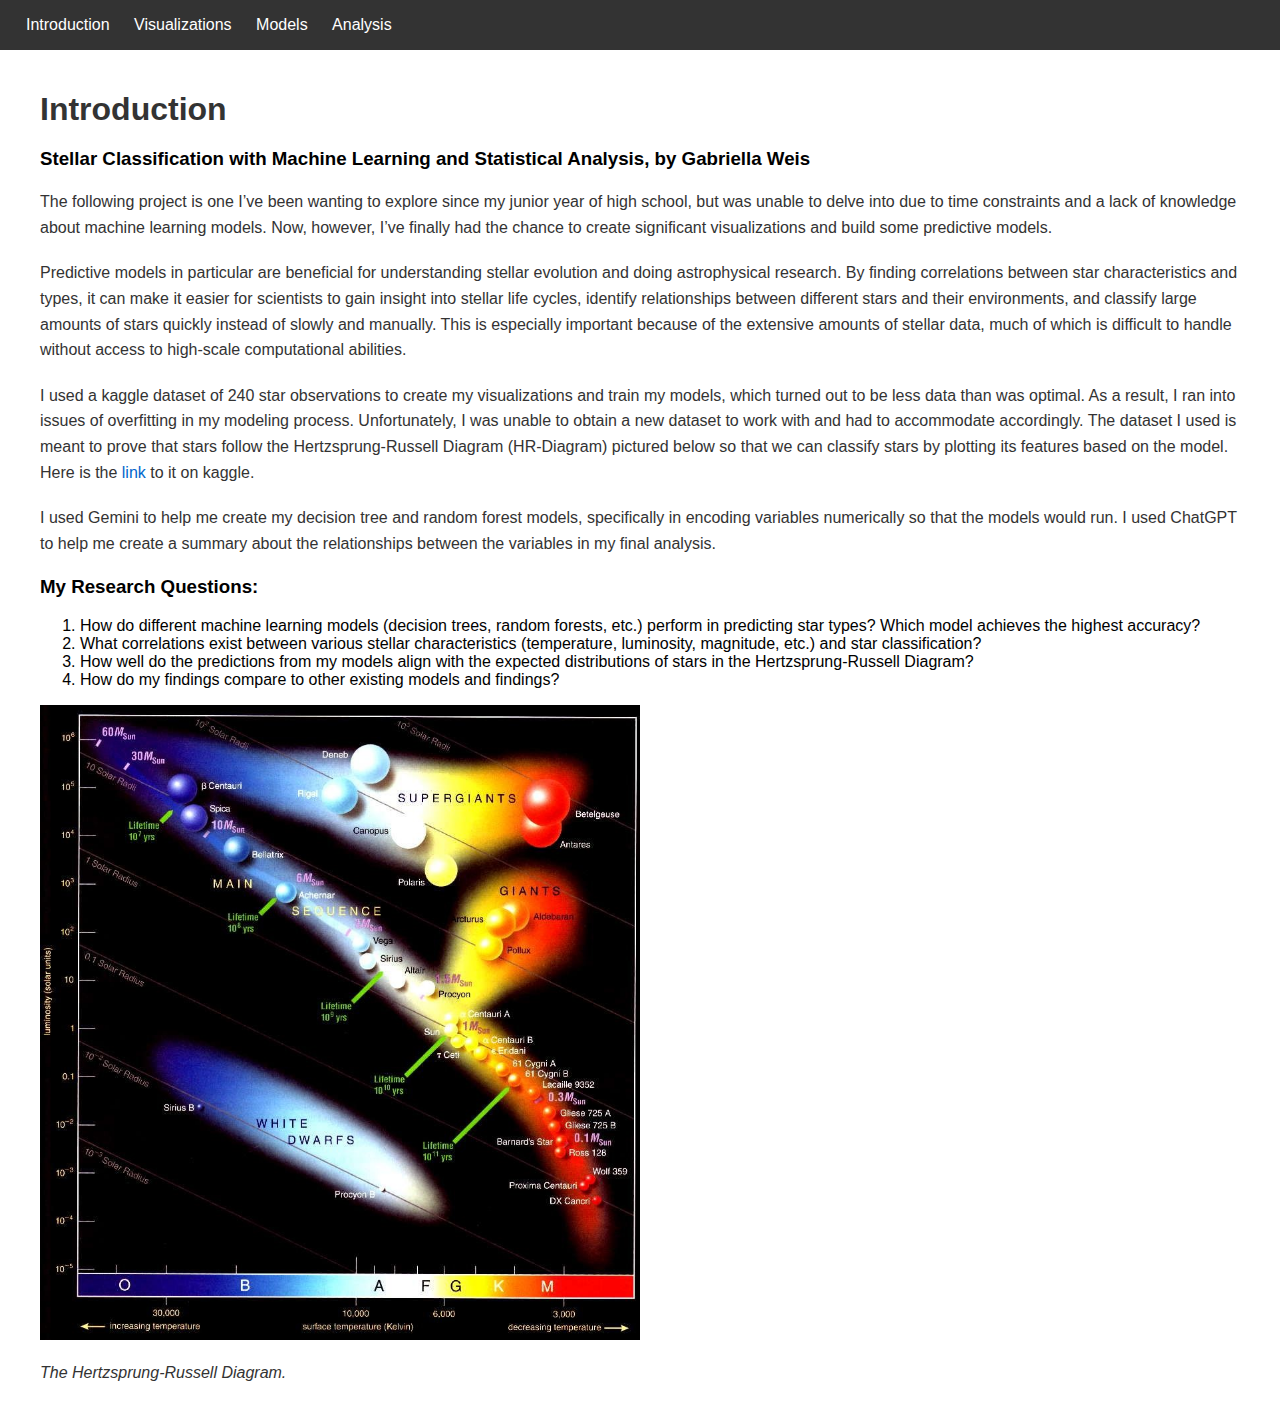
<file: index.html>
<!DOCTYPE html>
<html lang="en">
<head>
  <meta charset="UTF-8">
  <meta name="viewport" content="width=device-width, initial-scale=1.0">
  <title>Introduction</title>
  <link rel="stylesheet" href="styles.css">
</head>
<body>
  <header>
    <nav>
      <ul>
        <li><a href="index.html">Introduction</a></li>
        <li><a href="visualizations.html">Visualizations</a></li>
        <li><a href="models.html">Models</a></li>
        <li><a href="analysis.html">Analysis</a></li>
      </ul>
    </nav>
  </header>

  <main>
    <h1>Introduction</h1>
    <h3>Stellar Classification with Machine Learning and Statistical Analysis, by Gabriella Weis</h3>
    <p>The following project is one I’ve been wanting to explore since my junior year of high school, but was unable to delve into due to time constraints and a lack of knowledge
      about machine learning models. Now, however, I’ve finally had the chance to create significant visualizations and build some predictive models.</p>
    <p>Predictive models in particular are beneficial for understanding stellar evolution and doing astrophysical research. By finding correlations between star characteristics
      and types, it can make it easier for scientists to gain insight into stellar life cycles, identify relationships between different stars and their environments, and classify
      large amounts of stars quickly instead of slowly and manually. This is especially important because of the extensive amounts of stellar data, much of which is difficult to
      handle without access to high-scale computational abilities.</p>
    <p>I used a kaggle dataset of 240 star observations to create my visualizations and train my models, which turned out to be less data than was optimal. As a result, I ran into
      issues of overfitting in my modeling process. Unfortunately, I was unable to obtain a new dataset to work with and had to accommodate accordingly. The dataset I used is meant
      to prove that stars follow the Hertzsprung-Russell Diagram (HR-Diagram) pictured below so that we can classify stars by plotting its features based on the model. Here is the 
      <a href="https://www.kaggle.com/datasets/deepu1109/star-dataset/data">link</a> to it on kaggle.</p>
    <p>I used Gemini to help me create my decision tree and random forest models, specifically in encoding variables numerically so that the models would run. I used ChatGPT to help
      me create a summary about the relationships between the variables in my final analysis.</p>
    <h3>My Research Questions:</h3>
    <ol>
      <li>How do different machine learning models (decision trees, random forests, etc.) perform in predicting star types? Which model achieves the highest accuracy?</li>
      <li>What correlations exist between various stellar characteristics (temperature, luminosity, magnitude, etc.) and star classification?</li>
      <li>How well do the predictions from my models align with the expected distributions of stars in the Hertzsprung-Russell Diagram?</li>
      <li>How do my findings compare to other existing models and findings?</li>
    </ol>
    <img src="img/hrd.png" width="600"/>
    <p><em>The Hertzsprung-Russell Diagram.</em></p>
  </main>
</body>
</html>
</file>
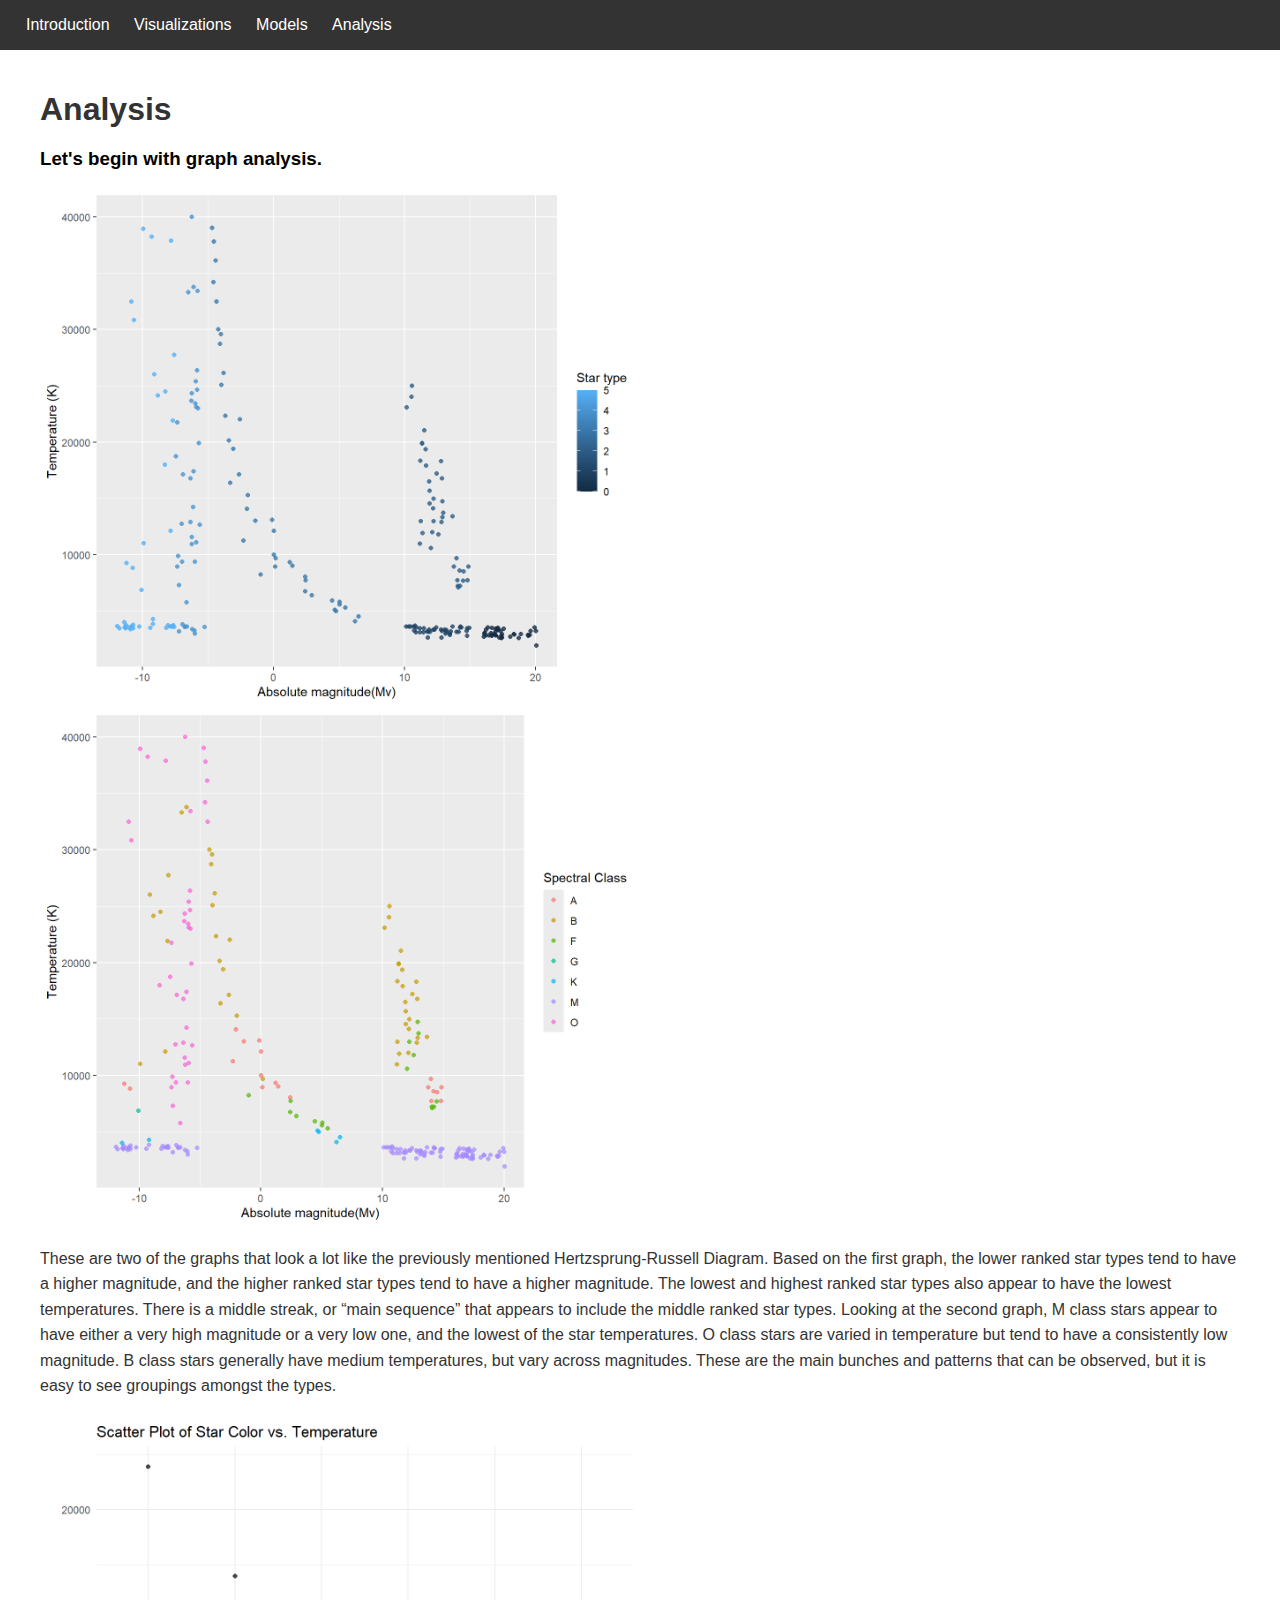
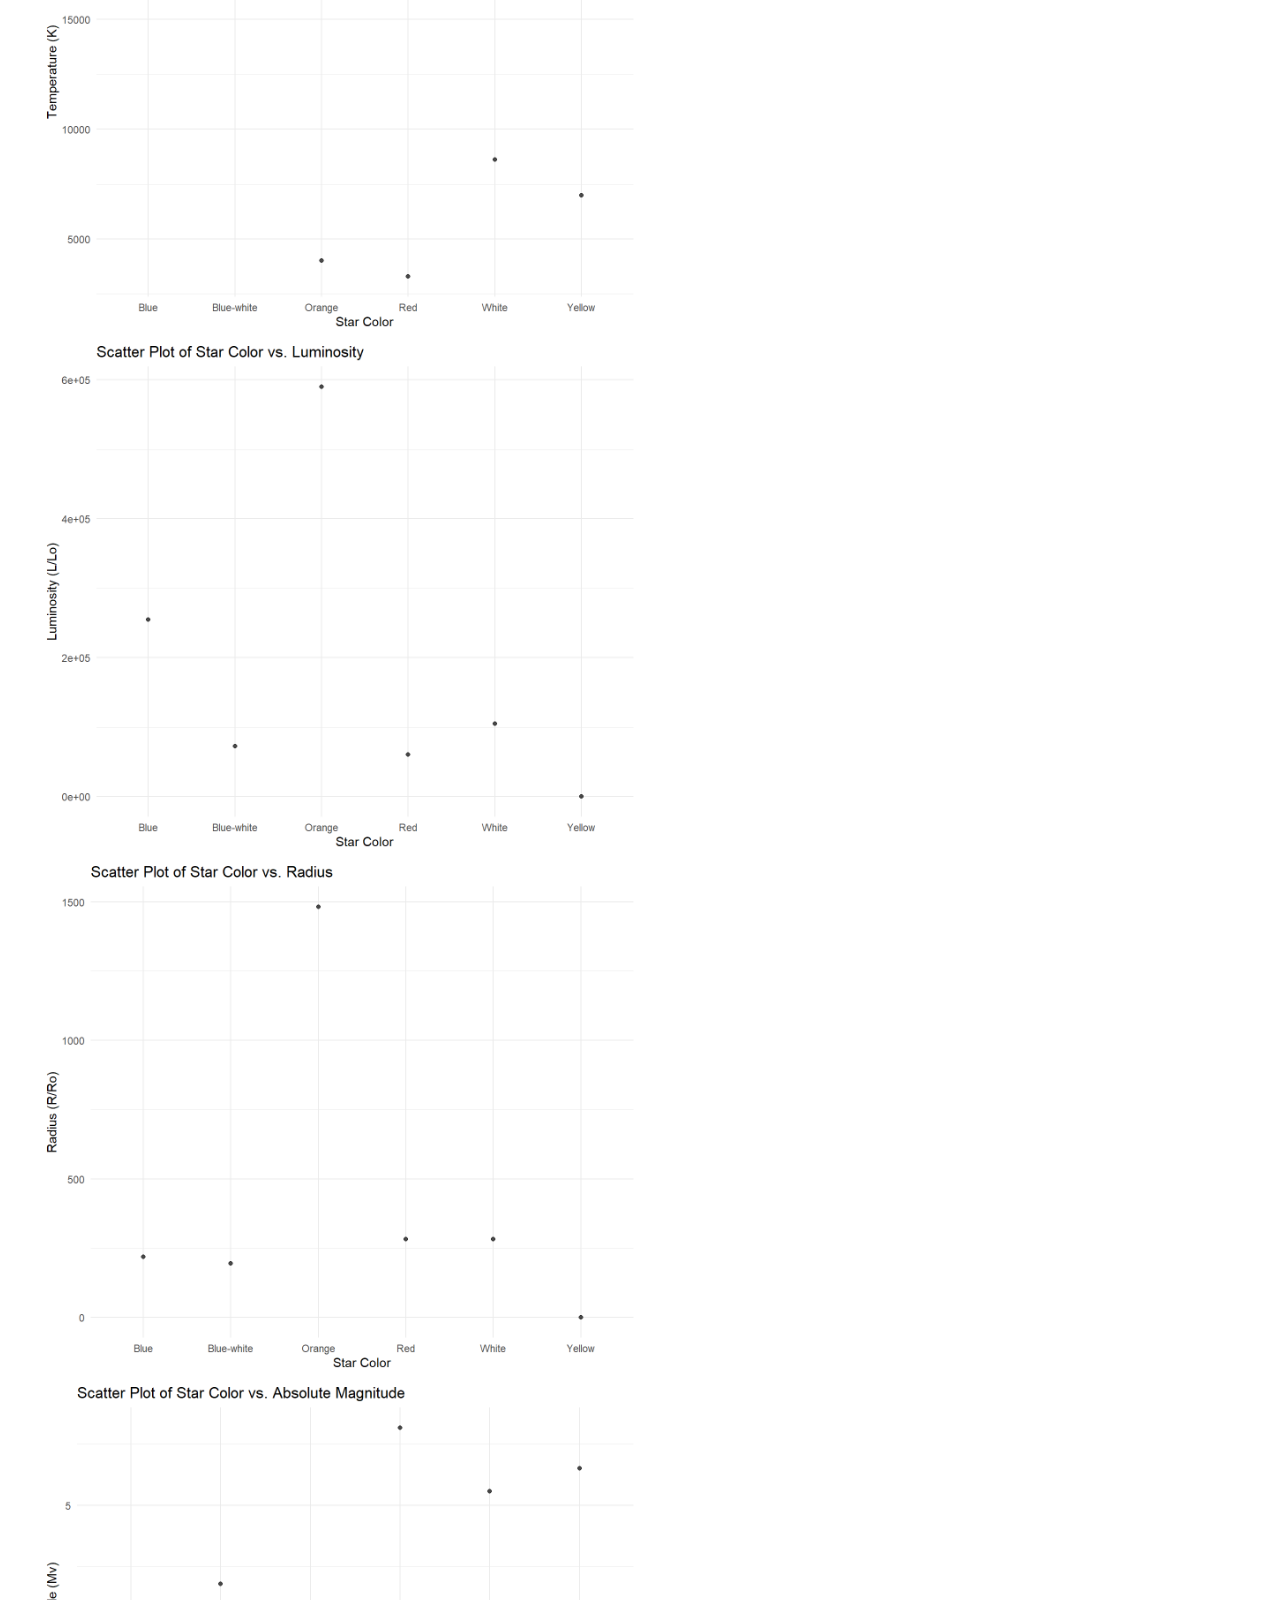
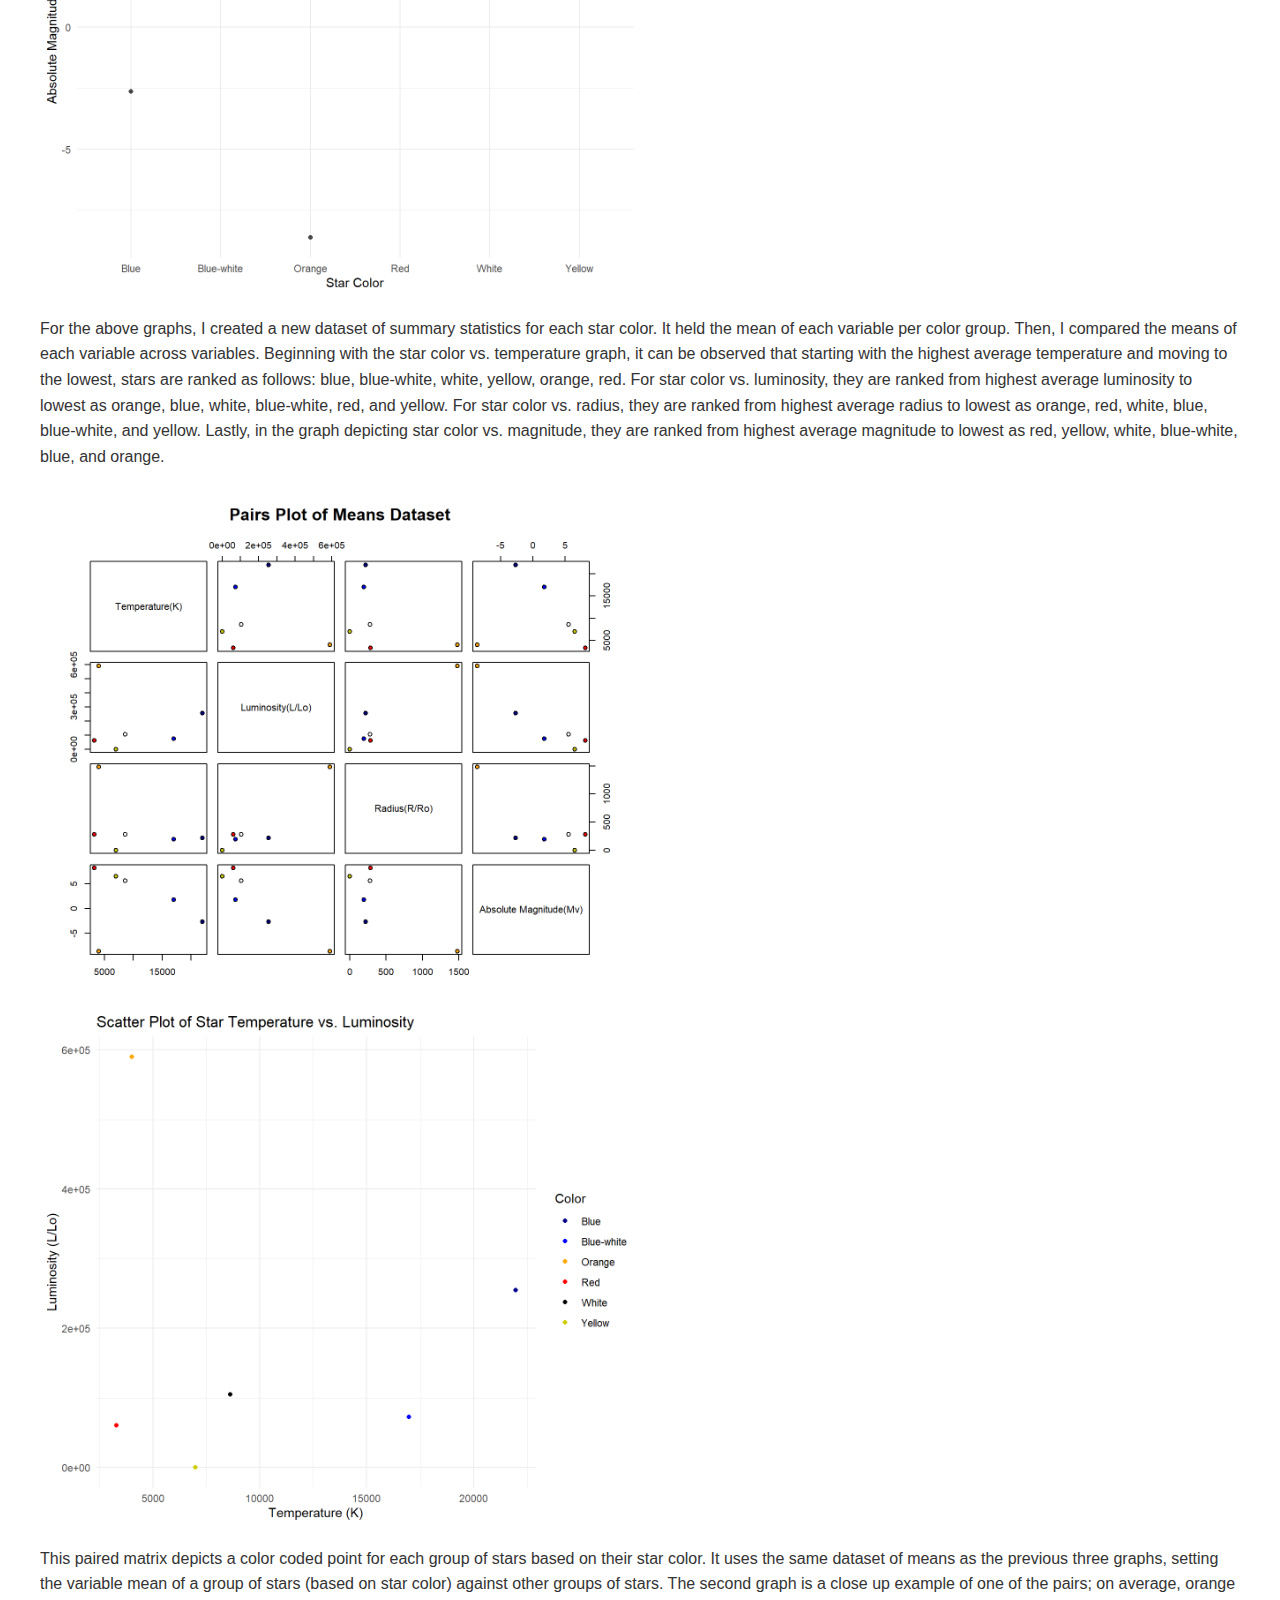
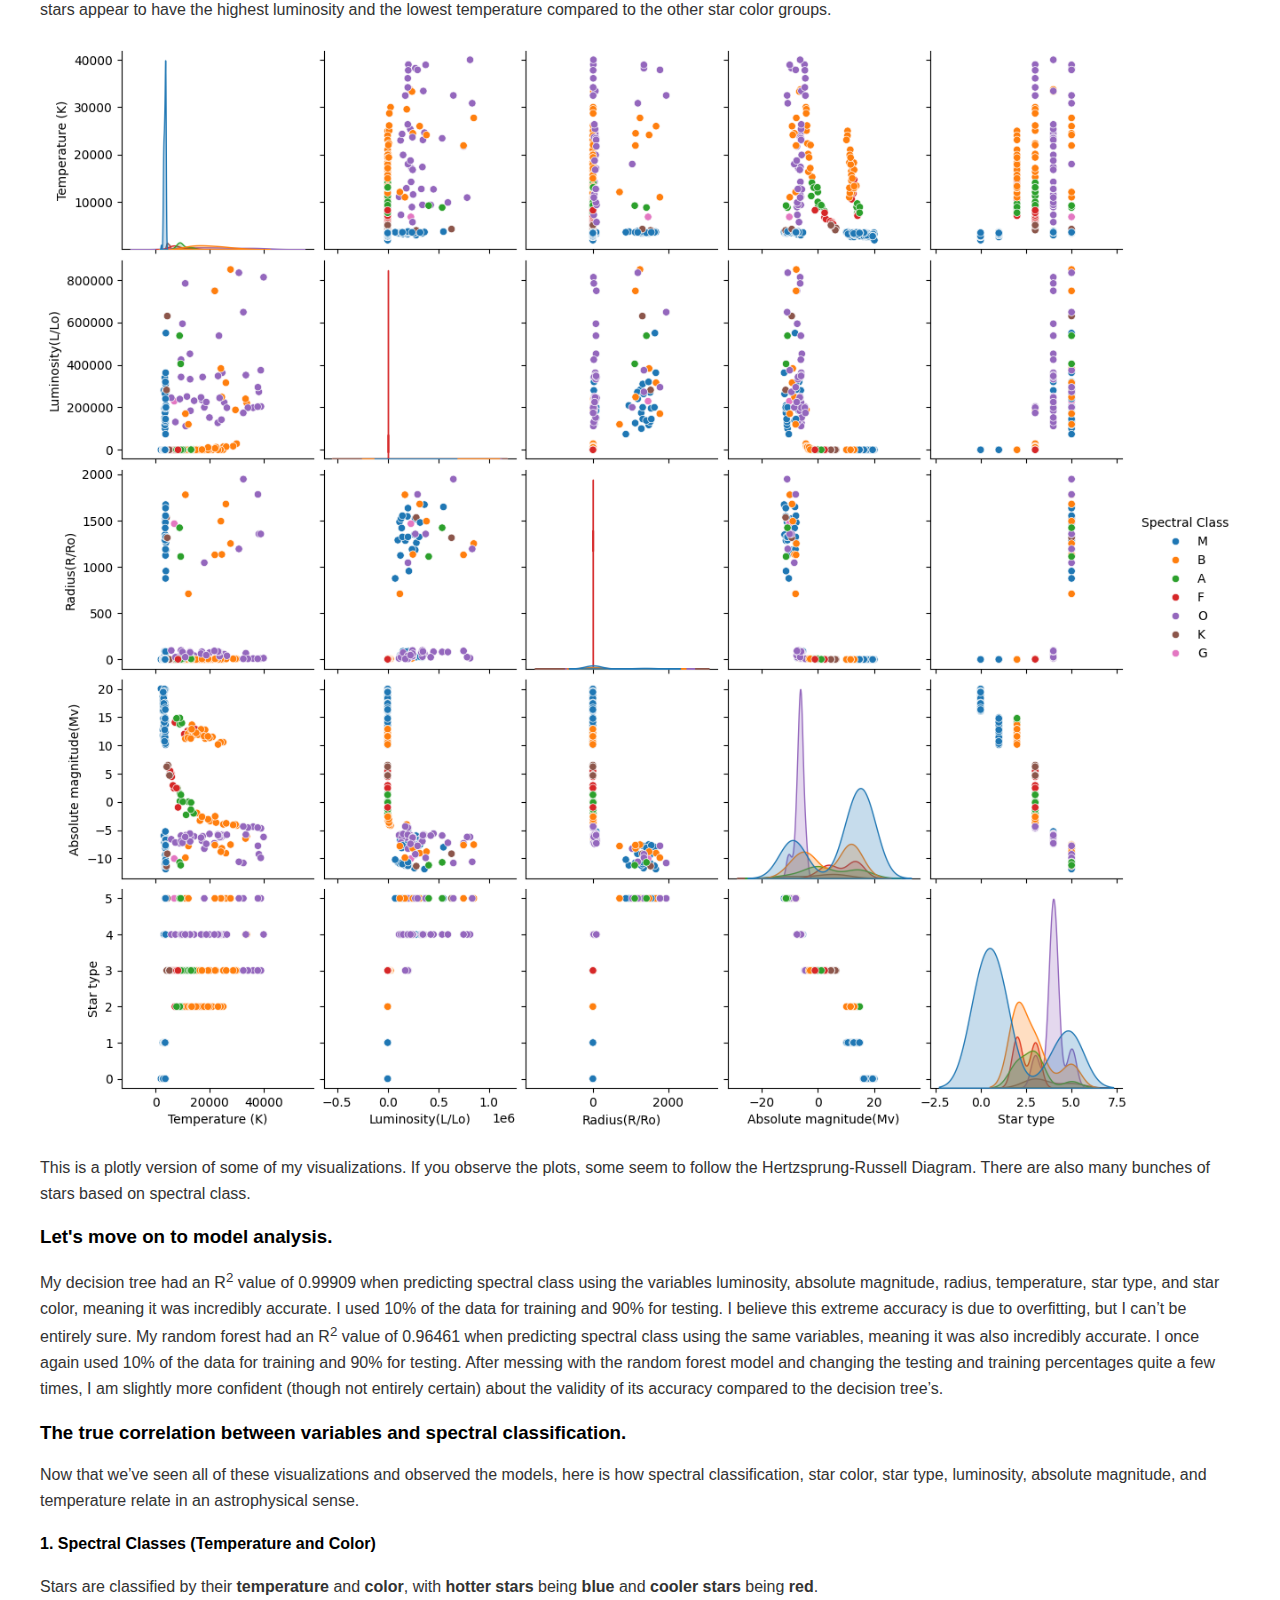
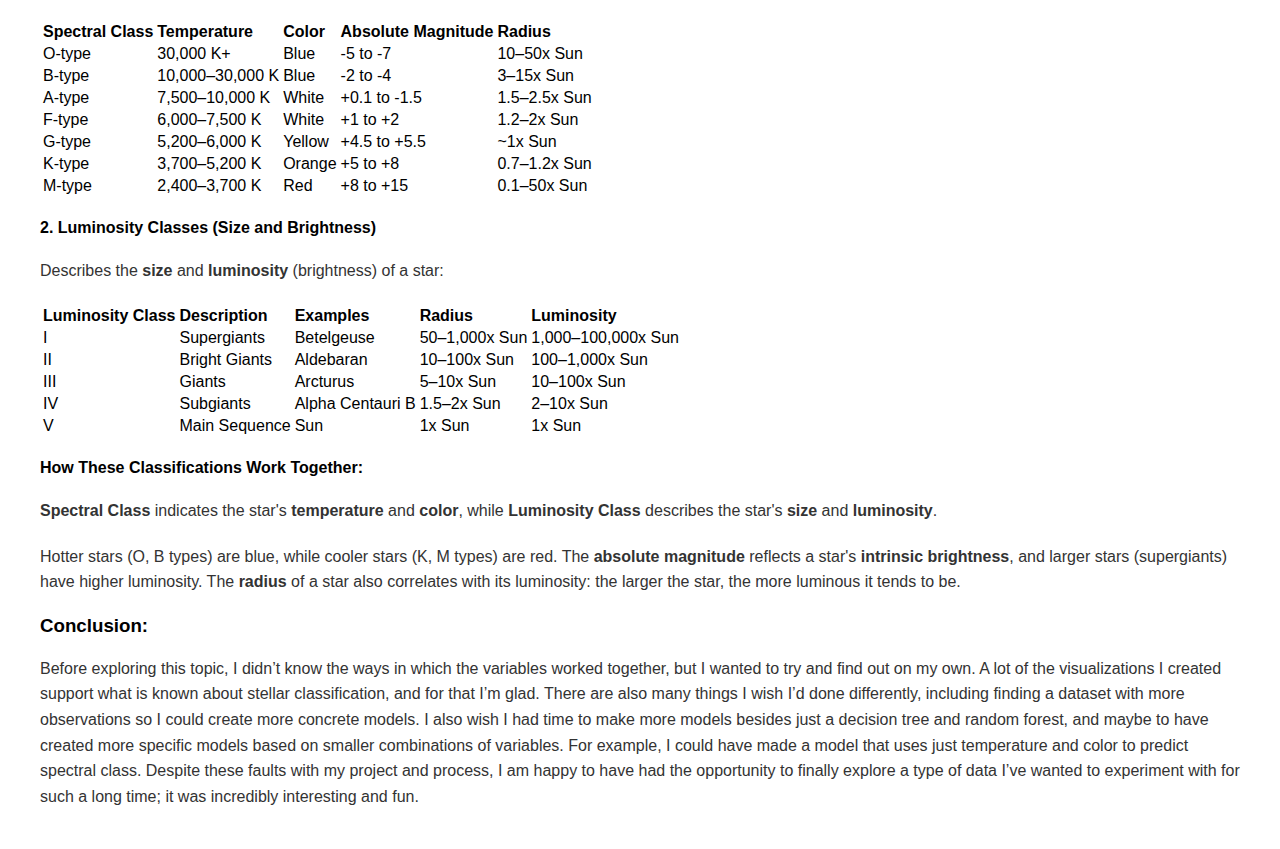
<file: analysis.html>
<!DOCTYPE html>
<html lang="en">
<head>
  <meta charset="UTF-8">
  <meta name="viewport" content="width=device-width, initial-scale=1.0">
  <title>Analysis</title>
  <link rel="stylesheet" href="styles.css">
</head>
<body>
  <header>
    <nav>
      <ul>
        <li><a href="index.html">Introduction</a></li>
        <li><a href="visualizations.html">Visualizations</a></li>
        <li><a href="models.html">Models</a></li>
        <li><a href="analysis.html">Analysis</a></li>
      </ul>
    </nav>
  </header>

  <main>
    <h1>Analysis</h1>
    <h3>Let's begin with graph analysis.</h3>
    <img src="img/one.png" width="600"/>
    <img src="img/three.png" width="600"/>
    <p>These are two of the graphs that look a lot like the previously mentioned Hertzsprung-Russell Diagram. Based on the first graph, the lower ranked star types tend to have a higher magnitude, and the higher ranked star types tend to have a higher magnitude. The lowest and highest ranked star types also appear to have the lowest temperatures. There is a middle streak, or “main sequence” that appears to include the middle ranked star types. Looking at the second graph, M class stars appear to have either a very high magnitude or a very low one, and the lowest of the star temperatures. O class stars are varied in temperature but tend to have a consistently low magnitude. B class stars generally have medium temperatures, but vary across magnitudes. These are the main bunches and patterns that can be observed, but it is easy to see groupings amongst the types.</p>
    <img src="img/six.png" width="600"/>
    <img src="img/seven.png" width="600"/>
    <img src="img/eight.png" width="600"/>
    <img src="img/nine.png" width="600"/>
    <p>For the above graphs, I created a new dataset of summary statistics for each star color. It held the mean of each variable per color group. Then, I compared the means of each variable across variables. Beginning with the star color vs. temperature graph, it can be observed that starting with the highest average temperature and moving to the lowest, stars are ranked as follows: blue, blue-white, white, yellow, orange, red. For star color vs. luminosity, they are ranked from highest average luminosity to lowest as orange, blue, white, blue-white, red, and yellow. For star color vs. radius, they are ranked from highest average radius to lowest as orange, red, white, blue, blue-white, and yellow. Lastly, in the graph depicting star color vs. magnitude, they are ranked from highest average magnitude to lowest as red, yellow, white, blue-white, blue, and orange.</p>
    <img src="img/ten.png" width="600"/>
    <img src="img/eleven.png" width="600"/>
    <p>This paired matrix depicts a color coded point for each group of stars based on their star color. It uses the same dataset of means as the previous three graphs, setting the variable mean of a group of stars (based on star color) against other groups of stars. The second graph is a close up example of one of the pairs; on average, orange stars appear to have the highest luminosity and the lowest temperature compared to the other star color groups.</p>
    <img src="img/download.png" width="100%"/>
    <p>This is a plotly version of some of my visualizations. If you observe the plots, some seem to follow the Hertzsprung-Russell Diagram. There are also many bunches of stars based on spectral class.</p>
    <h3>Let's move on to model analysis.</h3>
    <p>My decision tree had an R<sup>2</sup> value of 0.99909 when predicting spectral class using the variables luminosity, absolute magnitude, radius, temperature, star type, and star color, meaning it was incredibly accurate. I used 10% of the data for training and 90% for testing. I believe this extreme accuracy is due to overfitting, but I can’t be entirely sure. My random forest had an R<sup>2</sup> value of 0.96461 when predicting spectral class using the same variables, meaning it was also incredibly accurate. I once again used 10% of the data for training and 90% for testing. After messing with the random forest model and changing the testing and training percentages quite a few times, I am slightly more confident (though not entirely certain) about the validity of its accuracy compared to the decision tree’s.</p>
    
    <!-- Star Classification Summary Section Added Below -->
    <h3>The true correlation between variables and spectral classification.</h3>

    <p>Now that we’ve seen all of these visualizations and observed the models, here is how spectral classification, star color, star type, luminosity, absolute magnitude, and temperature relate in an astrophysical sense.</p>
    
    <h4>1. Spectral Classes (Temperature and Color)</h4>
    <p>Stars are classified by their <strong>temperature</strong> and <strong>color</strong>, with <strong>hotter stars</strong> being <strong>blue</strong> and <strong>cooler stars</strong> being <strong>red</strong>.</p>

    <table>
      <thead>
        <tr>
          <th>Spectral Class</th>
          <th>Temperature</th>
          <th>Color</th>
          <th>Absolute Magnitude</th>
          <th>Radius</th>
        </tr>
      </thead>
      <tbody>
        <tr>
          <td>O-type</td>
          <td>30,000 K+</td>
          <td>Blue</td>
          <td>-5 to -7</td>
          <td>10–50x Sun</td>
        </tr>
        <tr>
          <td>B-type</td>
          <td>10,000–30,000 K</td>
          <td>Blue</td>
          <td>-2 to -4</td>
          <td>3–15x Sun</td>
        </tr>
        <tr>
          <td>A-type</td>
          <td>7,500–10,000 K</td>
          <td>White</td>
          <td>+0.1 to -1.5</td>
          <td>1.5–2.5x Sun</td>
        </tr>
        <tr>
          <td>F-type</td>
          <td>6,000–7,500 K</td>
          <td>White</td>
          <td>+1 to +2</td>
          <td>1.2–2x Sun</td>
        </tr>
        <tr>
          <td>G-type</td>
          <td>5,200–6,000 K</td>
          <td>Yellow</td>
          <td>+4.5 to +5.5</td>
          <td>~1x Sun</td>
        </tr>
        <tr>
          <td>K-type</td>
          <td>3,700–5,200 K</td>
          <td>Orange</td>
          <td>+5 to +8</td>
          <td>0.7–1.2x Sun</td>
        </tr>
        <tr>
          <td>M-type</td>
          <td>2,400–3,700 K</td>
          <td>Red</td>
          <td>+8 to +15</td>
          <td>0.1–50x Sun</td>
        </tr>
      </tbody>
    </table>

    <h4>2. Luminosity Classes (Size and Brightness)</h4>
    <p>Describes the <strong>size</strong> and <strong>luminosity</strong> (brightness) of a star:</p>

    <table>
      <thead>
        <tr>
          <th>Luminosity Class</th>
          <th>Description</th>
          <th>Examples</th>
          <th>Radius</th>
          <th>Luminosity</th>
        </tr>
      </thead>
      <tbody>
        <tr>
          <td>I</td>
          <td>Supergiants</td>
          <td>Betelgeuse</td>
          <td>50–1,000x Sun</td>
          <td>1,000–100,000x Sun</td>
        </tr>
        <tr>
          <td>II</td>
          <td>Bright Giants</td>
          <td>Aldebaran</td>
          <td>10–100x Sun</td>
          <td>100–1,000x Sun</td>
        </tr>
        <tr>
          <td>III</td>
          <td>Giants</td>
          <td>Arcturus</td>
          <td>5–10x Sun</td>
          <td>10–100x Sun</td>
        </tr>
        <tr>
          <td>IV</td>
          <td>Subgiants</td>
          <td>Alpha Centauri B</td>
          <td>1.5–2x Sun</td>
          <td>2–10x Sun</td>
        </tr>
        <tr>
          <td>V</td>
          <td>Main Sequence</td>
          <td>Sun</td>
          <td>1x Sun</td>
          <td>1x Sun</td>
        </tr>
      </tbody>
    </table>

    <h4>How These Classifications Work Together:</h4>
    <p><strong>Spectral Class</strong> indicates the star's <strong>temperature</strong> and <strong>color</strong>, while <strong>Luminosity Class</strong> describes the star's <strong>size</strong> and <strong>luminosity</strong>.</p>
    <p>Hotter stars (O, B types) are blue, while cooler stars (K, M types) are red. The <strong>absolute magnitude</strong> reflects a star's <strong>intrinsic brightness</strong>, and larger stars (supergiants) have higher luminosity. The <strong>radius</strong> of a star also correlates with its luminosity: the larger the star, the more luminous it tends to be.</p>
   
    <h3>Conclusion:</h3>
    <p>Before exploring this topic, I didn’t know the ways in which the variables worked together, but I wanted to try and find out on my own. A lot of the visualizations I created support what is known about stellar classification, and for that I’m glad. There are also many things I wish I’d done differently, including finding a dataset with more observations so I could create more concrete models. I also wish I had time to make more models besides just a decision tree and random forest, and maybe to have created more specific models based on smaller combinations of variables. For example, I could have made a model that uses just temperature and color to predict spectral class. Despite these faults with my project and process, I am happy to have had the opportunity to finally explore a type of data I’ve wanted to experiment with for such a long time; it was incredibly interesting and fun.</p>
  </main>
</body>
</html>
</file>
<file: styles.css>
/* Universal selector to ensure padding and borders are inside the element's width */
*,
*::before,
*::after {
  box-sizing: border-box;
}

/* Body styles */
body {
  font-family: Arial, sans-serif;
  margin: 0;
  padding: 0;
  text-align: left; /* Ensure no global text centering */
}

/* Header styling */
header {
  background-color: #333;
  padding: 1em;
  font-size: 16px;
  font-family: Arial, sans-serif;
  line-height: normal;
}

nav ul {
  list-style-type: none;
  padding: 0;
  text-align: left; /* Align navigation items to the left */
  margin: 0;  /* Remove default margin from nav */
}

nav ul li {
  display: inline;
  margin: 0 10px;
}

nav ul li a {
  color: white;
  text-decoration: none;
}

/* Main content styling */
main {
  padding: 20px; /* Add padding inside the main content */
  margin: 0 20px; /* Add left and right margins to main content */
}

/* Paragraph styling */
p {
  font-size: 16px;
  line-height: 1.6;
  color: #333;
  margin-bottom: 20px;  /* Add space below each paragraph */
  margin-left: 0;       /* No extra margin to left for paragraphs */
  margin-right: 0;      /* No extra margin to right for paragraphs */
}

/* Link styling */
a {
  color: #0066cc; /* Set color for links */
  text-decoration: none; /* Remove underline from links */
}

a:hover {
  text-decoration: underline; /* Add underline on hover */
}

/* Heading styles */
h1 {
  font-size: 2em;
  margin-bottom: 20px;
  color: #333;
}
</file>
